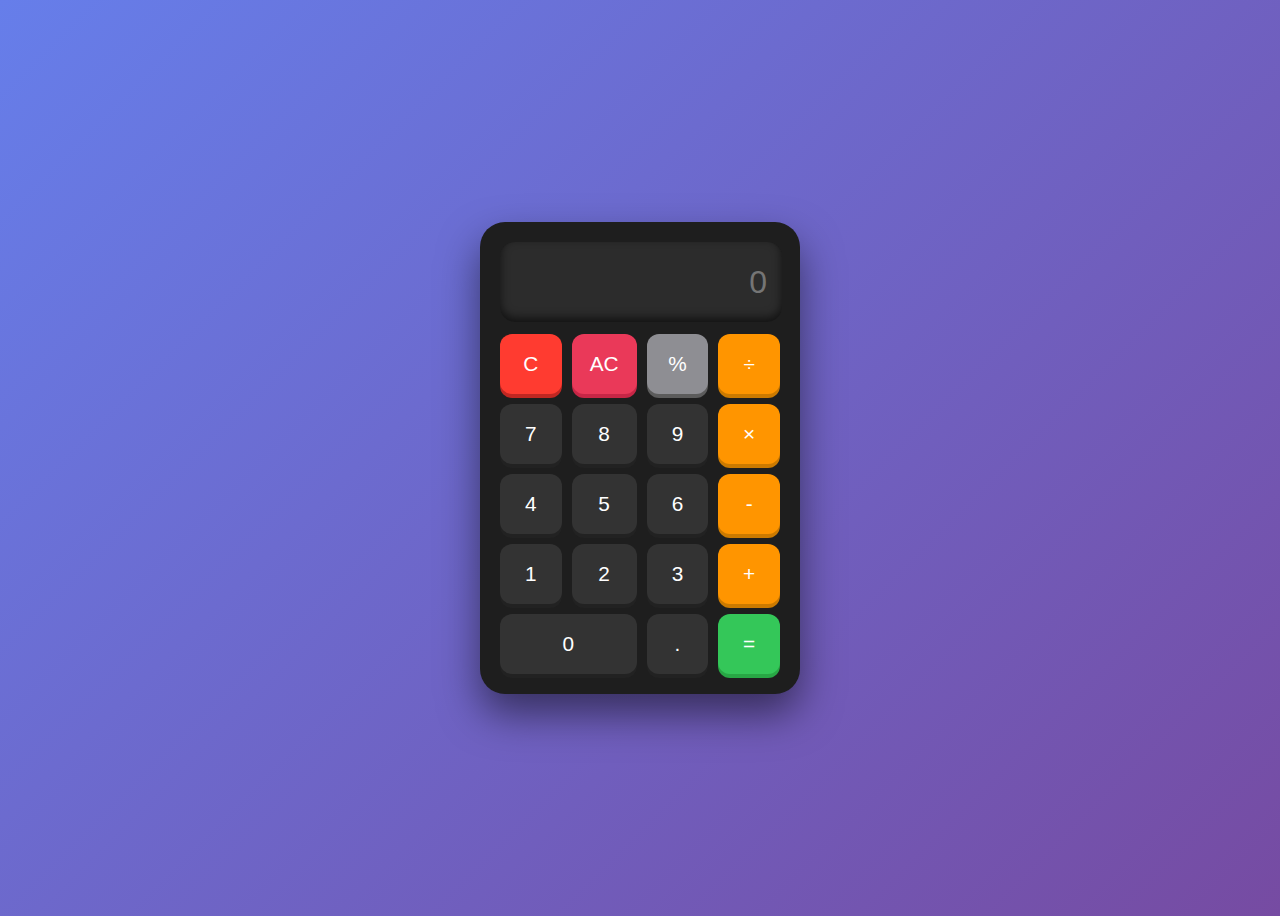
<file: Calculator/index.html>
<!DOCTYPE html>
<html lang="en">
<head>
    <meta charset="UTF-8">
    <meta name="viewport" content="width=device-width, initial-scale=1.0">
    <title>Modern Calculator</title>
    <link rel="stylesheet" href="style.css">
</head>
<body>
    <div class="calculator">
        <input type="text" class="display" id="display" disabled placeholder="0">
        <div class="buttons">
            <!-- Top row -->
            <button class="btn clear" onclick="clearDisplay()">C</button>
            <button class="btn all-clear" onclick="allClear()">AC</button>
            <button class="btn percent" onclick="appendOperator('%')">%</button>
            <button class="btn operator" onclick="appendOperator('/')">÷</button>

            <!-- Numbers & operators -->
            <button class="btn" onclick="appendNumber('7')">7</button>
            <button class="btn" onclick="appendNumber('8')">8</button>
            <button class="btn" onclick="appendNumber('9')">9</button>
            <button class="btn operator" onclick="appendOperator('*')">×</button>

            <button class="btn" onclick="appendNumber('4')">4</button>
            <button class="btn" onclick="appendNumber('5')">5</button>
            <button class="btn" onclick="appendNumber('6')">6</button>
            <button class="btn operator" onclick="appendOperator('-')">-</button>

            <button class="btn" onclick="appendNumber('1')">1</button>
            <button class="btn" onclick="appendNumber('2')">2</button>
            <button class="btn" onclick="appendNumber('3')">3</button>
            <button class="btn operator" onclick="appendOperator('+')">+</button>

            <button class="btn zero" onclick="appendNumber('0')">0</button>
            <button class="btn" onclick="appendNumber('.')">.</button>
            <button class="btn equal" onclick="calculateResult()">=</button>
        </div>
    </div>

    <script src="script.js"></script>
</body>
</html>
</file>
<file: Calculator/style.css>
body {
    display: flex;
    justify-content: center;
    align-items: center;
    height: 100vh;
    background: linear-gradient(135deg, #667eea, #764ba2);
    font-family: 'Segoe UI', Tahoma, Geneva, Verdana, sans-serif;
}

.calculator {
    background: #1e1e1e;
    padding: 20px;
    border-radius: 25px;
    box-shadow: 0 20px 40px rgba(0,0,0,0.5);
    width: 280px;
}

.display {
    width: 90%;
    height: 60px;
    background: #2c2c2c;
    color: #ffffff;
    text-align: right;
    font-size: 2rem;
    border: none;
    border-radius: 15px;
    margin-bottom: 12px;
    padding: 10px 15px;
    box-shadow: inset 0 -4px 10px rgba(0,0,0,0.6);
}

.buttons {
    display: grid;
    grid-template-columns: repeat(4, 1fr);
    grid-gap: 10px;
}

.btn {
    padding: 18px;
    font-size: 1.3rem;
    border: none;
    border-radius: 12px;
    cursor: pointer;
    background: #333;
    color: #fff;
    box-shadow: 0 4px #222;
    transition: 0.2s;
}

.btn:hover { background: #444; }
.btn:active { transform: translateY(2px); box-shadow: 0 2px #222; }

.operator { background: #ff9500; box-shadow: 0 4px #cc7a00; }
.operator:hover { background: #ffa733; }

.equal { background: #34c759; box-shadow: 0 4px #28a745; }
.equal:hover { background: #4cd964; }
.equal:active { transform: translateY(2px); box-shadow: 0 2px #28a745; }

.zero { grid-column: span 2; }

.clear { background: #ff3b30; box-shadow: 0 4px #c12722; }
.clear:hover { background: #ff6159; }

.all-clear { background: #ea3959; box-shadow: 0 4px #c72646; }
.all-clear:hover { background: #ff5778; }

.percent { background: #8e8e93; box-shadow: 0 4px #5c5c5c; }
.percent:hover { background: #a0a0a0; }
</file>
